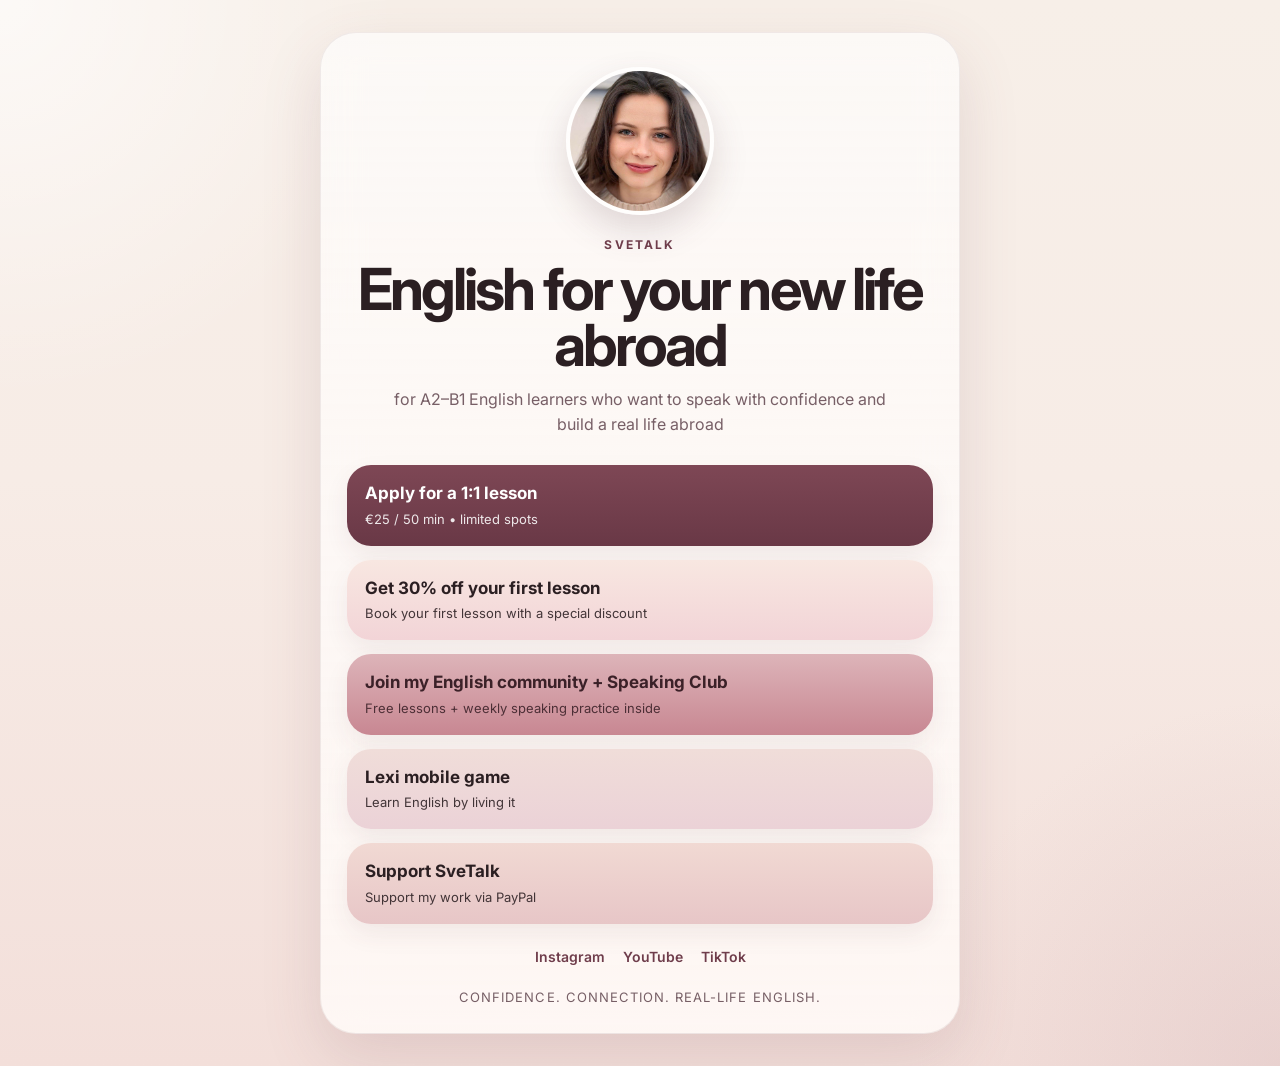
<file: index.html>
<!DOCTYPE html>
<html lang="en">
<head>
  <meta charset="UTF-8" />
  <meta name="viewport" content="width=device-width, initial-scale=1.0" />
  <title>SveTalk — English for your new life abroad</title>
  <meta name="description" content="SveTalk — English for your new life abroad. A stylish link-in-bio page for lessons, community, Lexi, and socials." />
  <link rel="preconnect" href="https://fonts.googleapis.com">
  <link rel="preconnect" href="https://fonts.gstatic.com" crossorigin>
  <link href="https://fonts.googleapis.com/css2?family=Inter:wght@400;500;600;700;800&display=swap" rel="stylesheet">
  <link rel="stylesheet" href="styles.css?v=6" />
</head>
<body class="linktree-page">
  <main class="linktree-shell">
    <section class="linktree-card">
      <img src="assets/sveta-hero.jpg" alt="Sveta" class="avatar" />

      <div class="hero-stack">
        <p class="eyebrow-linktree">SveTalk</p>
        <h1>English for your new life abroad</h1>
        <p class="subtitle">for A2–B1 English learners who want to speak with confidence and build a real life abroad</p>
      </div>

      <div class="button-stack">
        <a class="link-button primary" href="https://www.instagram.com/svetalk.official/?hl=en" target="_blank" rel="noreferrer">
          <span class="button-title">Apply for a 1:1 lesson</span>
          <span class="button-subtitle">€25 / 50 min • limited spots</span>
        </a>

        <a class="link-button secondary" href="https://preply.com/en/?pref=MTc3MzAzMDI=&id=1777625658.57138&ep=w2" target="_blank" rel="noreferrer">
          <span class="button-title">Get 30% off your first lesson</span>
          <span class="button-subtitle">Book your first lesson with a special discount</span>
        </a>

        <a class="link-button community" href="https://www.skool.com/real-life-english-club-5253/about" target="_blank" rel="noreferrer">
          <span class="button-title">Join my English community + Speaking Club</span>
          <span class="button-subtitle">Free lessons + weekly speaking practice inside</span>
        </a>

        <a class="link-button lexi" href="https://lexiworld.org/" target="_blank" rel="noreferrer">
          <span class="button-title">Lexi mobile game</span>
          <span class="button-subtitle">Learn English by living it</span>
        </a>

        <a class="link-button support" href="https://paypal.me/svetalk" target="_blank" rel="noreferrer">
          <span class="button-title">Support SveTalk</span>
          <span class="button-subtitle">Support my work via PayPal</span>
        </a>
      </div>

      <div class="social-row">
        <a href="https://www.instagram.com/svetalk.official/?hl=en" target="_blank" rel="noreferrer">Instagram</a>
        <a href="https://www.youtube.com/@svetalk" target="_blank" rel="noreferrer">YouTube</a>
        <a href="https://www.tiktok.com/@svetalk.official?_r=1&_t=ZN-94iVLlowr4Q" target="_blank" rel="noreferrer">TikTok</a>
      </div>

      <p class="footer-line">Confidence. Connection. Real-life English.</p>
    </section>
  </main>
</body>
</html>
</file>
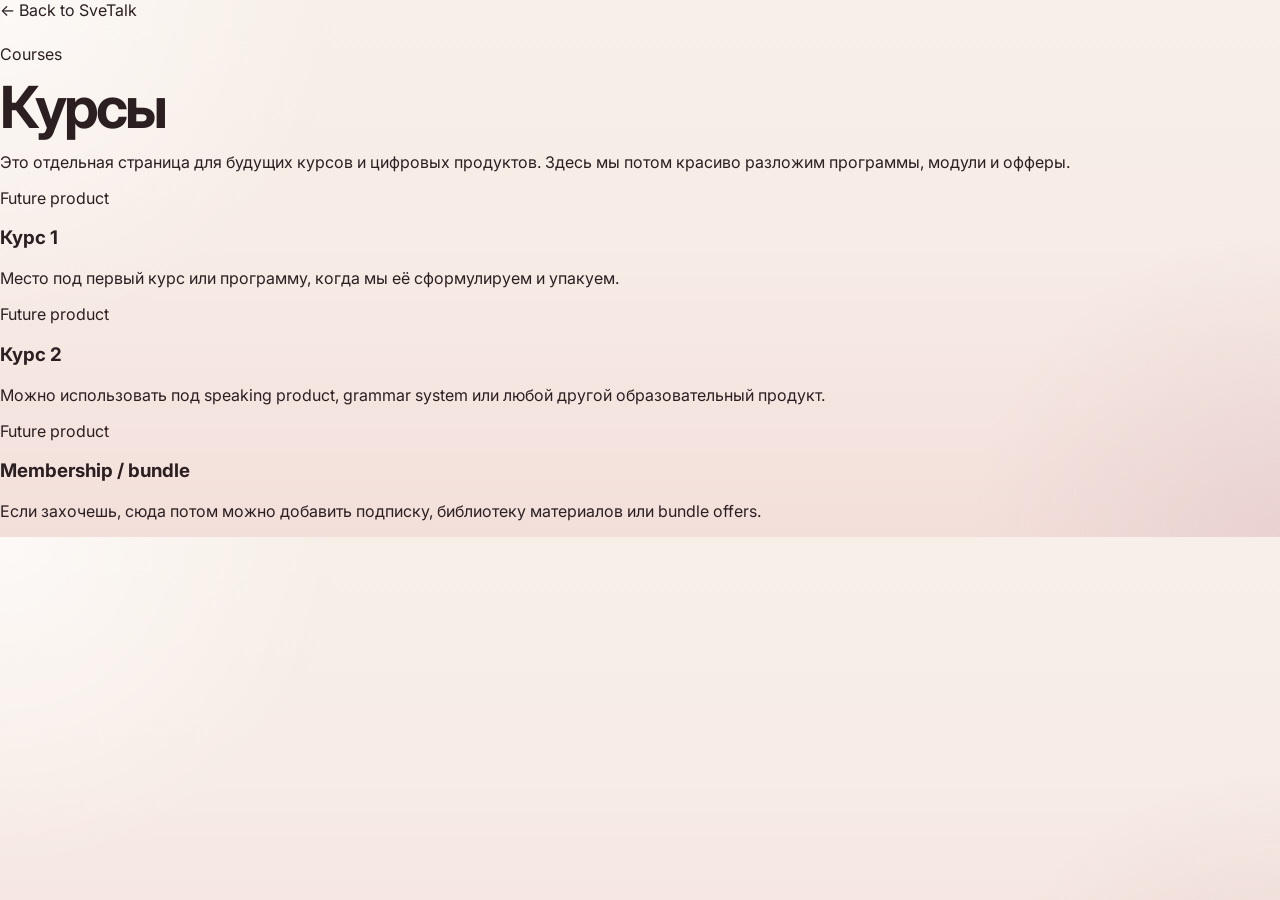
<file: courses.html>
<!DOCTYPE html>
<html lang="ru">
<head>
  <meta charset="UTF-8" />
  <meta name="viewport" content="width=device-width, initial-scale=1.0" />
  <title>SveTalk — Courses</title>
  <link rel="preconnect" href="https://fonts.googleapis.com">
  <link rel="preconnect" href="https://fonts.gstatic.com" crossorigin>
  <link href="https://fonts.googleapis.com/css2?family=Inter:wght@400;500;600;700;800&display=swap" rel="stylesheet">
  <link rel="stylesheet" href="styles.css?v=5" />
</head>
<body>
  <div class="bg-orbs" aria-hidden="true"><span class="orb orb-1"></span><span class="orb orb-2"></span><span class="orb orb-3"></span></div>
  <main class="section shell">
    <div class="container">
      <a href="index.html" class="ghost-link">← Back to SveTalk</a>
      <div class="section-heading" style="margin-top:24px;">
        <p class="eyebrow">Courses</p>
        <h1>Курсы</h1>
        <p class="lead">Это отдельная страница для будущих курсов и цифровых продуктов. Здесь мы потом красиво разложим программы, модули и офферы.</p>
      </div>
      <div class="cards-3">
        <article class="card-light"><span class="mini-label">Future product</span><h3>Курс 1</h3><p>Место под первый курс или программу, когда мы её сформулируем и упакуем.</p></article>
        <article class="card-light"><span class="mini-label">Future product</span><h3>Курс 2</h3><p>Можно использовать под speaking product, grammar system или любой другой образовательный продукт.</p></article>
        <article class="card-light"><span class="mini-label">Future product</span><h3>Membership / bundle</h3><p>Если захочешь, сюда потом можно добавить подписку, библиотеку материалов или bundle offers.</p></article>
      </div>
    </div>
  </main>
</body>
</html>
</file>
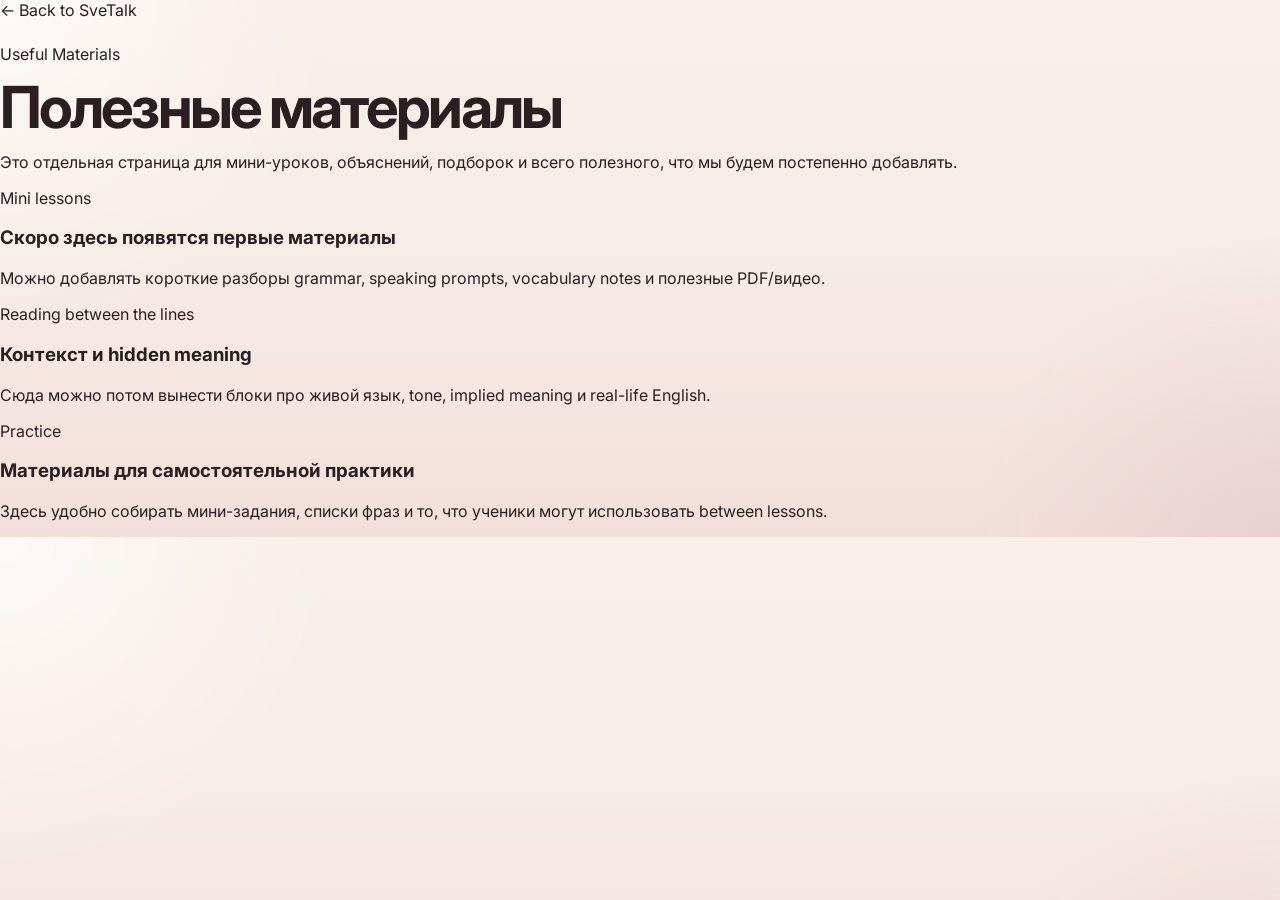
<file: materials.html>
<!DOCTYPE html>
<html lang="ru">
<head>
  <meta charset="UTF-8" />
  <meta name="viewport" content="width=device-width, initial-scale=1.0" />
  <title>SveTalk — Useful Materials</title>
  <link rel="preconnect" href="https://fonts.googleapis.com">
  <link rel="preconnect" href="https://fonts.gstatic.com" crossorigin>
  <link href="https://fonts.googleapis.com/css2?family=Inter:wght@400;500;600;700;800&display=swap" rel="stylesheet">
  <link rel="stylesheet" href="styles.css?v=5" />
</head>
<body>
  <div class="bg-orbs" aria-hidden="true"><span class="orb orb-1"></span><span class="orb orb-2"></span><span class="orb orb-3"></span></div>
  <main class="section shell">
    <div class="container">
      <a href="index.html" class="ghost-link">← Back to SveTalk</a>
      <div class="section-heading" style="margin-top:24px;">
        <p class="eyebrow">Useful Materials</p>
        <h1>Полезные материалы</h1>
        <p class="lead">Это отдельная страница для мини-уроков, объяснений, подборок и всего полезного, что мы будем постепенно добавлять.</p>
      </div>
      <div class="cards-3">
        <article class="card-light"><span class="mini-label">Mini lessons</span><h3>Скоро здесь появятся первые материалы</h3><p>Можно добавлять короткие разборы grammar, speaking prompts, vocabulary notes и полезные PDF/видео.</p></article>
        <article class="card-light"><span class="mini-label">Reading between the lines</span><h3>Контекст и hidden meaning</h3><p>Сюда можно потом вынести блоки про живой язык, tone, implied meaning и real-life English.</p></article>
        <article class="card-light"><span class="mini-label">Practice</span><h3>Материалы для самостоятельной практики</h3><p>Здесь удобно собирать мини-задания, списки фраз и то, что ученики могут использовать between lessons.</p></article>
      </div>
    </div>
  </main>
</body>
</html>
</file>
<file: styles.css>
:root {
  --bg: #f7efe8;
  --bg-2: #f3dfda;
  --text: #2b1f22;
  --muted: #775f66;
  --line: rgba(80, 47, 58, 0.08);
  --shadow: 0 24px 60px rgba(124, 82, 95, 0.16);
  --wine: #6f3d4b;
}

* { box-sizing: border-box; }
html { scroll-behavior: smooth; }
body {
  margin: 0;
  font-family: 'Inter', system-ui, sans-serif;
  color: var(--text);
  background:
    radial-gradient(circle at top left, rgba(255,255,255,0.65), transparent 24%),
    radial-gradient(circle at bottom right, rgba(205, 173, 178, 0.28), transparent 22%),
    linear-gradient(180deg, var(--bg) 0%, #f7ece6 45%, var(--bg-2) 100%);
}

a { color: inherit; text-decoration: none; }

.linktree-page { min-height: 100vh; }
.linktree-shell {
  min-height: 100vh;
  display: grid;
  place-items: center;
  padding: 32px 16px;
}

.linktree-card {
  width: min(100%, 640px);
  background: linear-gradient(180deg, rgba(255,255,255,0.62), rgba(255,250,247,0.88));
  border: 1px solid var(--line);
  border-radius: 36px;
  box-shadow: var(--shadow);
  backdrop-filter: blur(20px);
  padding: 34px 26px 28px;
  text-align: center;
}

.avatar {
  width: 148px;
  height: 148px;
  object-fit: cover;
  object-position: center 24%;
  border-radius: 50%;
  display: block;
  margin: 0 auto 22px;
  box-shadow: 0 16px 34px rgba(93, 60, 72, 0.18);
  border: 4px solid rgba(255,255,255,0.74);
}

.hero-stack { margin-bottom: 28px; }
.eyebrow-linktree {
  margin: 0 0 10px;
  color: var(--wine);
  font-size: 12px;
  font-weight: 700;
  letter-spacing: 0.18em;
  text-transform: uppercase;
}

h1 {
  margin: 0 0 14px;
  font-size: clamp(34px, 7vw, 58px);
  line-height: 0.96;
  letter-spacing: -0.05em;
}

.subtitle {
  margin: 0 auto;
  max-width: 500px;
  color: var(--muted);
  font-size: 16px;
  line-height: 1.55;
}

.button-stack {
  display: grid;
  gap: 14px;
}

.link-button {
  display: block;
  text-align: left;
  padding: 18px 18px 17px;
  border-radius: 24px;
  box-shadow: 0 10px 24px rgba(88, 56, 67, 0.08);
  transition: transform 0.18s ease, box-shadow 0.18s ease, background 0.18s ease;
}

.link-button:hover {
  transform: translateY(-2px);
  box-shadow: 0 16px 28px rgba(88, 56, 67, 0.12);
}

.link-button.primary {
  background: linear-gradient(180deg, #7e4755 0%, #693846 100%);
  color: white;
}

.link-button.secondary {
  background: linear-gradient(180deg, #f8e7e1 0%, #f2d4d7 100%);
  color: var(--text);
}

.link-button.community {
  background: linear-gradient(180deg, #ddb4b9 0%, #c88792 100%);
  color: #3b2128;
}

.link-button.lexi {
  background: linear-gradient(180deg, #f0ddd9 0%, #ebd2d7 100%);
  color: var(--text);
}

.link-button.support {
  background: linear-gradient(180deg, #f1d9d3 0%, #e7c6c7 100%);
  color: var(--text);
}

.button-title {
  display: block;
  font-size: 17px;
  font-weight: 700;
  line-height: 1.22;
  margin-bottom: 6px;
}

.button-subtitle {
  display: block;
  font-size: 13px;
  line-height: 1.45;
  opacity: 0.88;
}

.social-row {
  display: flex;
  justify-content: center;
  gap: 18px;
  flex-wrap: wrap;
  margin-top: 24px;
}

.social-row a {
  color: var(--wine);
  font-size: 14px;
  font-weight: 600;
}

.footer-line {
  margin: 24px 0 0;
  color: var(--muted);
  font-size: 13px;
  letter-spacing: 0.08em;
  text-transform: uppercase;
}

@media (max-width: 640px) {
  .linktree-card {
    border-radius: 28px;
    padding: 28px 18px 22px;
  }

  .avatar {
    width: 118px;
    height: 118px;
    margin-bottom: 18px;
  }

  .subtitle { font-size: 15px; }

  .link-button {
    padding: 16px 15px;
    border-radius: 20px;
  }

  .button-title { font-size: 16px; }
}
</file>
